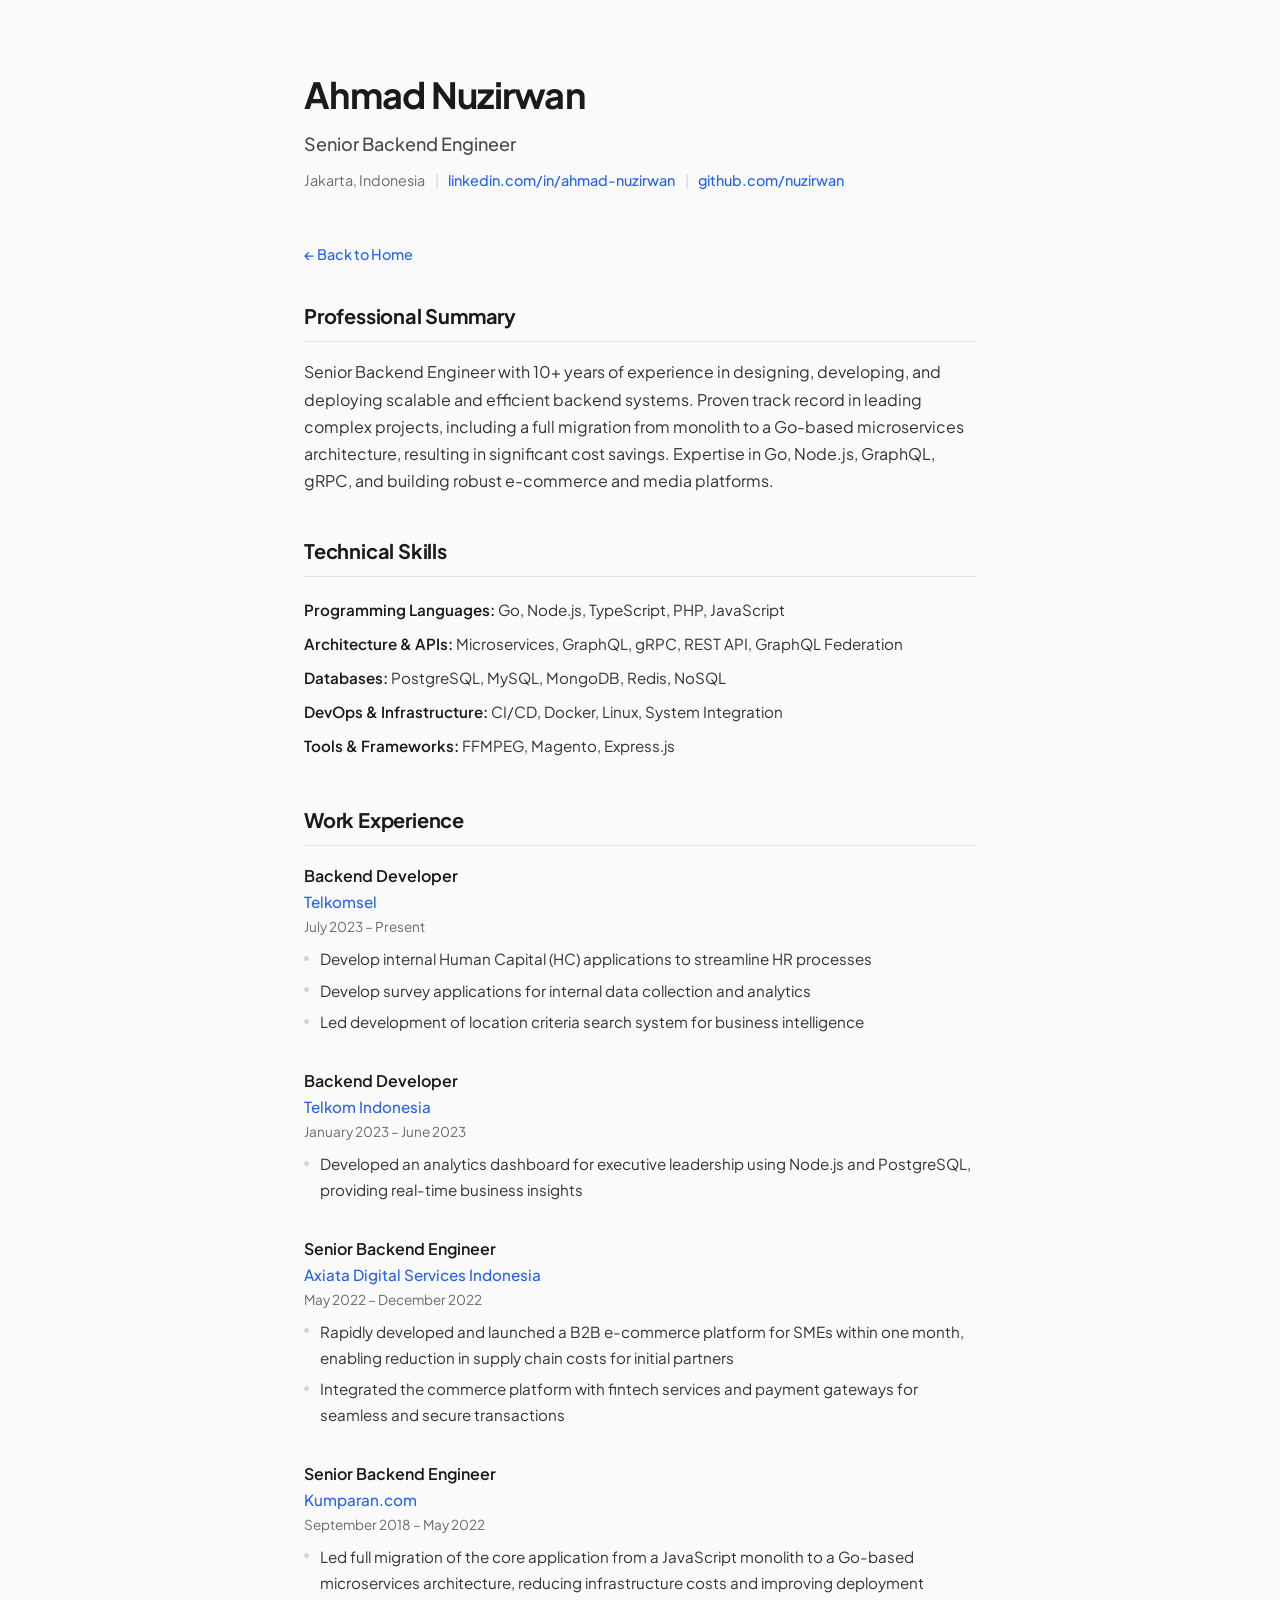
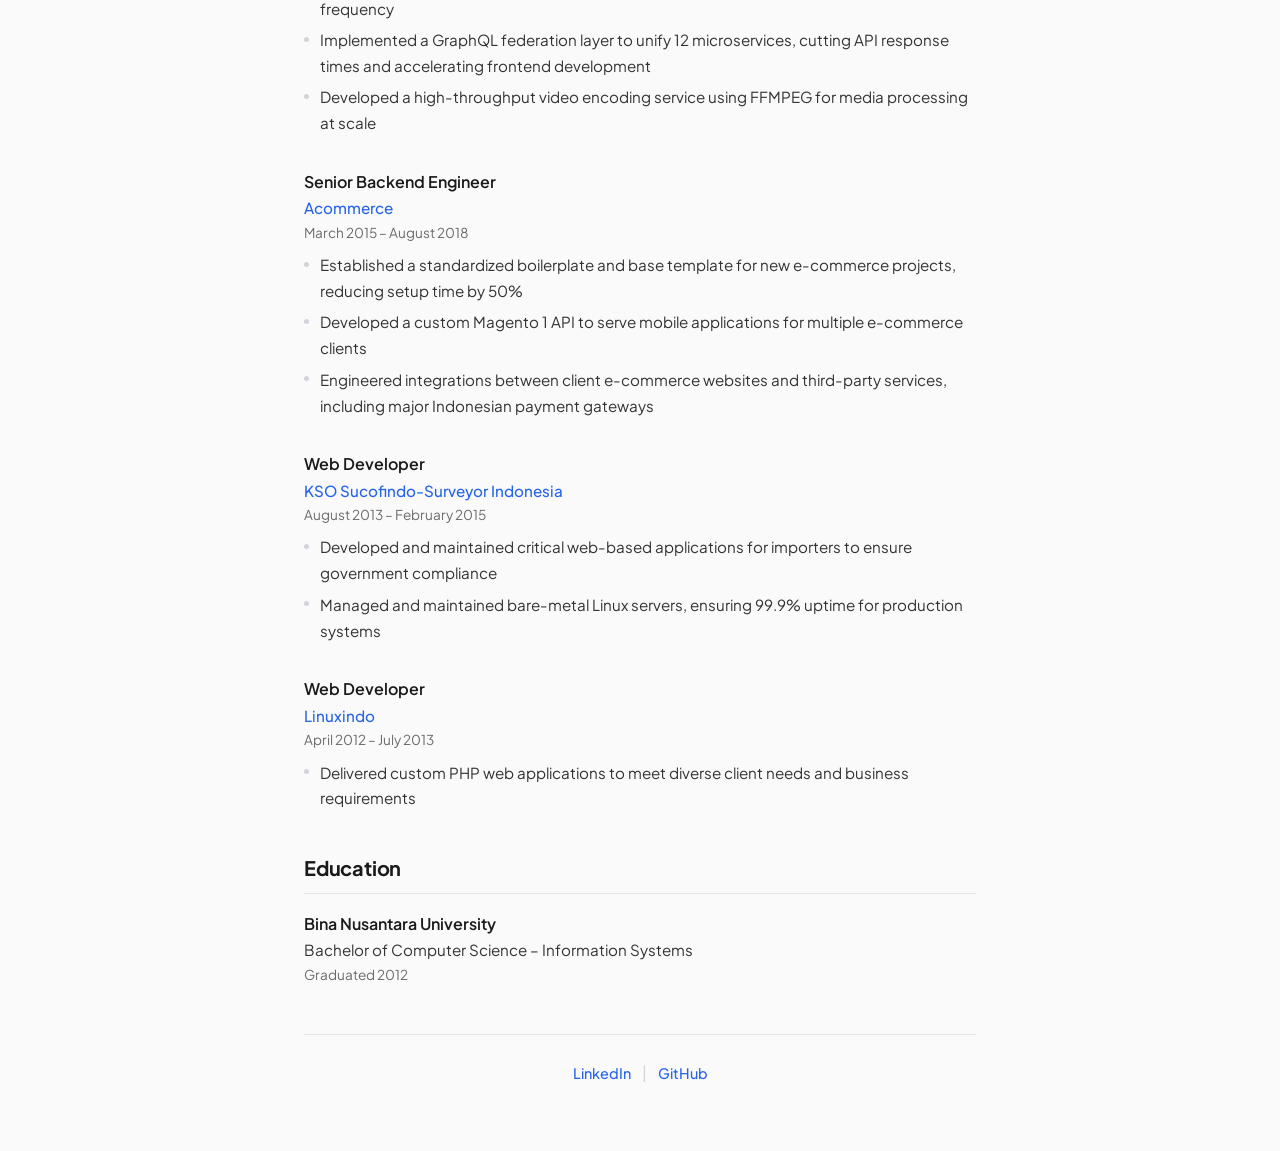
<file: resume.html>
<!DOCTYPE html>
<html lang="en">
<head>
    <meta charset="UTF-8">
    <meta name="viewport" content="width=device-width, initial-scale=1.0">
    <meta name="description" content="Ahmad Nuzirwan - Resume - Senior Backend Engineer with 10+ years of experience building scalable backend systems using Go, Node.js, GraphQL, and microservices.">
    <title>Ahmad Nuzirwan - Resume</title>
    <link rel="preconnect" href="https://fonts.googleapis.com">
    <link rel="preconnect" href="https://fonts.gstatic.com" crossorigin>
    <link href="https://fonts.googleapis.com/css2?family=Plus+Jakarta+Sans:wght@300;400;500;600;700&display=swap" rel="stylesheet">
    <link rel="stylesheet" href="style.css">
</head>
<body>
    <div class="container">
        <header class="header">
            <h1>Ahmad Nuzirwan</h1>
            <p class="title">Senior Backend Engineer</p>
            <div class="contact-info">
                <span class="location">Jakarta, Indonesia</span>
                <span class="separator">|</span>
                <a href="https://www.linkedin.com/in/ahmad-nuzirwan/" target="_blank" rel="noopener noreferrer">linkedin.com/in/ahmad-nuzirwan</a>
                <span class="separator">|</span>
                <a href="https://github.com/nuzirwan" target="_blank" rel="noopener noreferrer">github.com/nuzirwan</a>
            </div>
        </header>

        <nav class="resume-nav">
            <a href="index.html">&larr; Back to Home</a>
        </nav>

        <section class="section" id="summary">
            <h2>Professional Summary</h2>
            <p>Senior Backend Engineer with 10+ years of experience in designing, developing, and deploying scalable and efficient backend systems. Proven track record in leading complex projects, including a full migration from monolith to a Go-based microservices architecture, resulting in significant cost savings. Expertise in Go, Node.js, GraphQL, gRPC, and building robust e-commerce and media platforms.</p>
        </section>

        <section class="section" id="skills">
            <h2>Technical Skills</h2>
            <ul class="skills-list">
                <li><strong>Programming Languages:</strong> Go, Node.js, TypeScript, PHP, JavaScript</li>
                <li><strong>Architecture & APIs:</strong> Microservices, GraphQL, gRPC, REST API, GraphQL Federation</li>
                <li><strong>Databases:</strong> PostgreSQL, MySQL, MongoDB, Redis, NoSQL</li>
                <li><strong>DevOps & Infrastructure:</strong> CI/CD, Docker, Linux, System Integration</li>
                <li><strong>Tools & Frameworks:</strong> FFMPEG, Magento, Express.js</li>
            </ul>
        </section>

        <section class="section" id="experience">
            <h2>Work Experience</h2>

            <article class="job">
                <div class="job-header">
                    <h3>Backend Developer</h3>
                    <p class="company">Telkomsel</p>
                    <p class="period">July 2023 – Present</p>
                </div>
                <ul>
                    <li>Develop internal Human Capital (HC) applications to streamline HR processes</li>
                    <li>Develop survey applications for internal data collection and analytics</li>
                    <li>Led development of location criteria search system for business intelligence</li>
                </ul>
            </article>

            <article class="job">
                <div class="job-header">
                    <h3>Backend Developer</h3>
                    <p class="company">Telkom Indonesia</p>
                    <p class="period">January 2023 – June 2023</p>
                </div>
                <ul>
                    <li>Developed an analytics dashboard for executive leadership using Node.js and PostgreSQL, providing real-time business insights</li>
                </ul>
            </article>

            <article class="job">
                <div class="job-header">
                    <h3>Senior Backend Engineer</h3>
                    <p class="company">Axiata Digital Services Indonesia</p>
                    <p class="period">May 2022 – December 2022</p>
                </div>
                <ul>
                    <li>Rapidly developed and launched a B2B e-commerce platform for SMEs within one month, enabling reduction in supply chain costs for initial partners</li>
                    <li>Integrated the commerce platform with fintech services and payment gateways for seamless and secure transactions</li>
                </ul>
            </article>

            <article class="job">
                <div class="job-header">
                    <h3>Senior Backend Engineer</h3>
                    <p class="company">Kumparan.com</p>
                    <p class="period">September 2018 – May 2022</p>
                </div>
                <ul>
                    <li>Led full migration of the core application from a JavaScript monolith to a Go-based microservices architecture, reducing infrastructure costs and improving deployment frequency</li>
                    <li>Implemented a GraphQL federation layer to unify 12 microservices, cutting API response times and accelerating frontend development</li>
                    <li>Developed a high-throughput video encoding service using FFMPEG for media processing at scale</li>
                </ul>
            </article>

            <article class="job">
                <div class="job-header">
                    <h3>Senior Backend Engineer</h3>
                    <p class="company">Acommerce</p>
                    <p class="period">March 2015 – August 2018</p>
                </div>
                <ul>
                    <li>Established a standardized boilerplate and base template for new e-commerce projects, reducing setup time by 50%</li>
                    <li>Developed a custom Magento 1 API to serve mobile applications for multiple e-commerce clients</li>
                    <li>Engineered integrations between client e-commerce websites and third-party services, including major Indonesian payment gateways</li>
                </ul>
            </article>

            <article class="job">
                <div class="job-header">
                    <h3>Web Developer</h3>
                    <p class="company">KSO Sucofindo-Surveyor Indonesia</p>
                    <p class="period">August 2013 – February 2015</p>
                </div>
                <ul>
                    <li>Developed and maintained critical web-based applications for importers to ensure government compliance</li>
                    <li>Managed and maintained bare-metal Linux servers, ensuring 99.9% uptime for production systems</li>
                </ul>
            </article>

            <article class="job">
                <div class="job-header">
                    <h3>Web Developer</h3>
                    <p class="company">Linuxindo</p>
                    <p class="period">April 2012 – July 2013</p>
                </div>
                <ul>
                    <li>Delivered custom PHP web applications to meet diverse client needs and business requirements</li>
                </ul>
            </article>
        </section>

        <section class="section" id="education">
            <h2>Education</h2>
            <article class="education-item">
                <h3>Bina Nusantara University</h3>
                <p>Bachelor of Computer Science – Information Systems</p>
                <p class="period">Graduated 2012</p>
            </article>
        </section>

        <footer class="footer">
            <p>
                <a href="https://www.linkedin.com/in/ahmad-nuzirwan/" target="_blank" rel="noopener noreferrer">LinkedIn</a>
                <span class="separator">|</span>
                <a href="https://github.com/nuzirwan" target="_blank" rel="noopener noreferrer">GitHub</a>
            </p>
        </footer>
    </div>
</body>
</html>
</file>
<file: style.css>
/* Reset & Base */
*,
*::before,
*::after {
    margin: 0;
    padding: 0;
    box-sizing: border-box;
}

html {
    font-size: 16px;
    scroll-behavior: smooth;
}

body {
    font-family: 'Plus Jakarta Sans', -apple-system, BlinkMacSystemFont, sans-serif;
    font-weight: 400;
    line-height: 1.7;
    color: #1a1a1a;
    background-color: #fafafa;
    -webkit-font-smoothing: antialiased;
    -moz-osx-font-smoothing: grayscale;
}

/* Layout */
.container {
    max-width: 720px;
    margin: 0 auto;
    padding: 4rem 1.5rem;
}

/* Header */
.header {
    margin-bottom: 3rem;
}

.header h1 {
    font-size: 2.25rem;
    font-weight: 700;
    letter-spacing: -0.02em;
    margin-bottom: 0.25rem;
}

.header .title {
    font-size: 1.125rem;
    font-weight: 500;
    color: #4a4a4a;
    margin-bottom: 0.5rem;
}

.contact-info {
    display: flex;
    flex-wrap: wrap;
    align-items: center;
    gap: 0.25rem;
    font-size: 0.9rem;
    color: #6b6b6b;
}

.contact-info a {
    color: #2563eb;
    text-decoration: none;
    font-weight: 500;
    transition: color 0.2s ease;
}

.contact-info a:hover {
    color: #1d4ed8;
    text-decoration: underline;
}

.contact-info .separator {
    margin: 0 0.35rem;
    color: #d1d5db;
}

/* Sections */
.section {
    margin-bottom: 2.5rem;
}

.section h2 {
    font-size: 1.25rem;
    font-weight: 700;
    letter-spacing: -0.01em;
    margin-bottom: 1rem;
    padding-bottom: 0.5rem;
    border-bottom: 1px solid #e5e5e5;
}

.section > p {
    color: #333;
    max-width: 65ch;
}

/* Skills - flat list for ATS */
.skills-list {
    list-style: none;
    padding-left: 0;
}

.skills-list li {
    font-size: 0.95rem;
    color: #333;
    padding: 0.3rem 0;
    line-height: 1.6;
}

.skills-list li strong {
    color: #1a1a1a;
    font-weight: 600;
}

/* Experience */
.job {
    margin-bottom: 2rem;
}

.job:last-child {
    margin-bottom: 0;
}

.job-header {
    margin-bottom: 0.5rem;
}

.job-header h3 {
    font-size: 1rem;
    font-weight: 600;
    color: #1a1a1a;
}

.job-header .company {
    font-size: 0.95rem;
    font-weight: 500;
    color: #2563eb;
}

.job-header .period {
    font-size: 0.85rem;
    color: #6b6b6b;
}

.job ul {
    list-style: none;
    padding-left: 0;
}

.job ul li {
    position: relative;
    padding-left: 1rem;
    margin-bottom: 0.35rem;
    font-size: 0.95rem;
    color: #333;
}

.job ul li::before {
    content: "";
    position: absolute;
    left: 0;
    top: 0.6rem;
    width: 5px;
    height: 5px;
    border-radius: 50%;
    background-color: #d1d5db;
}

/* Education */
.education-item h3 {
    font-size: 1rem;
    font-weight: 600;
}

.education-item p {
    font-size: 0.95rem;
    color: #333;
}

.education-item .period {
    font-size: 0.85rem;
    color: #6b6b6b;
}

/* Footer */
.footer {
    margin-top: 3rem;
    padding-top: 1.5rem;
    border-top: 1px solid #e5e5e5;
    text-align: center;
}

.footer a {
    font-size: 0.9rem;
    font-weight: 500;
    color: #2563eb;
    text-decoration: none;
    transition: color 0.2s ease;
}

.footer a:hover {
    color: #1d4ed8;
    text-decoration: underline;
}

.footer .separator {
    margin: 0 0.5rem;
    color: #d1d5db;
}

/* Links list */
.links-list {
    list-style: none;
    padding-left: 0;
}

.links-list li {
    padding: 0.3rem 0;
}

.links-list a {
    font-size: 1rem;
    font-weight: 500;
    color: #2563eb;
    text-decoration: none;
    transition: color 0.2s ease;
}

.links-list a:hover {
    color: #1d4ed8;
    text-decoration: underline;
}

/* Resume nav */
.resume-nav {
    margin-bottom: 2rem;
}

.resume-nav a {
    font-size: 0.9rem;
    font-weight: 500;
    color: #2563eb;
    text-decoration: none;
    transition: color 0.2s ease;
}

.resume-nav a:hover {
    color: #1d4ed8;
    text-decoration: underline;
}

/* Responsive */
@media (max-width: 600px) {
    .container {
        padding: 2.5rem 1.25rem;
    }

    .header h1 {
        font-size: 1.75rem;
    }

    .contact-info {
        flex-direction: column;
        align-items: flex-start;
        gap: 0.15rem;
    }

    .contact-info .separator {
        display: none;
    }
}
</file>
